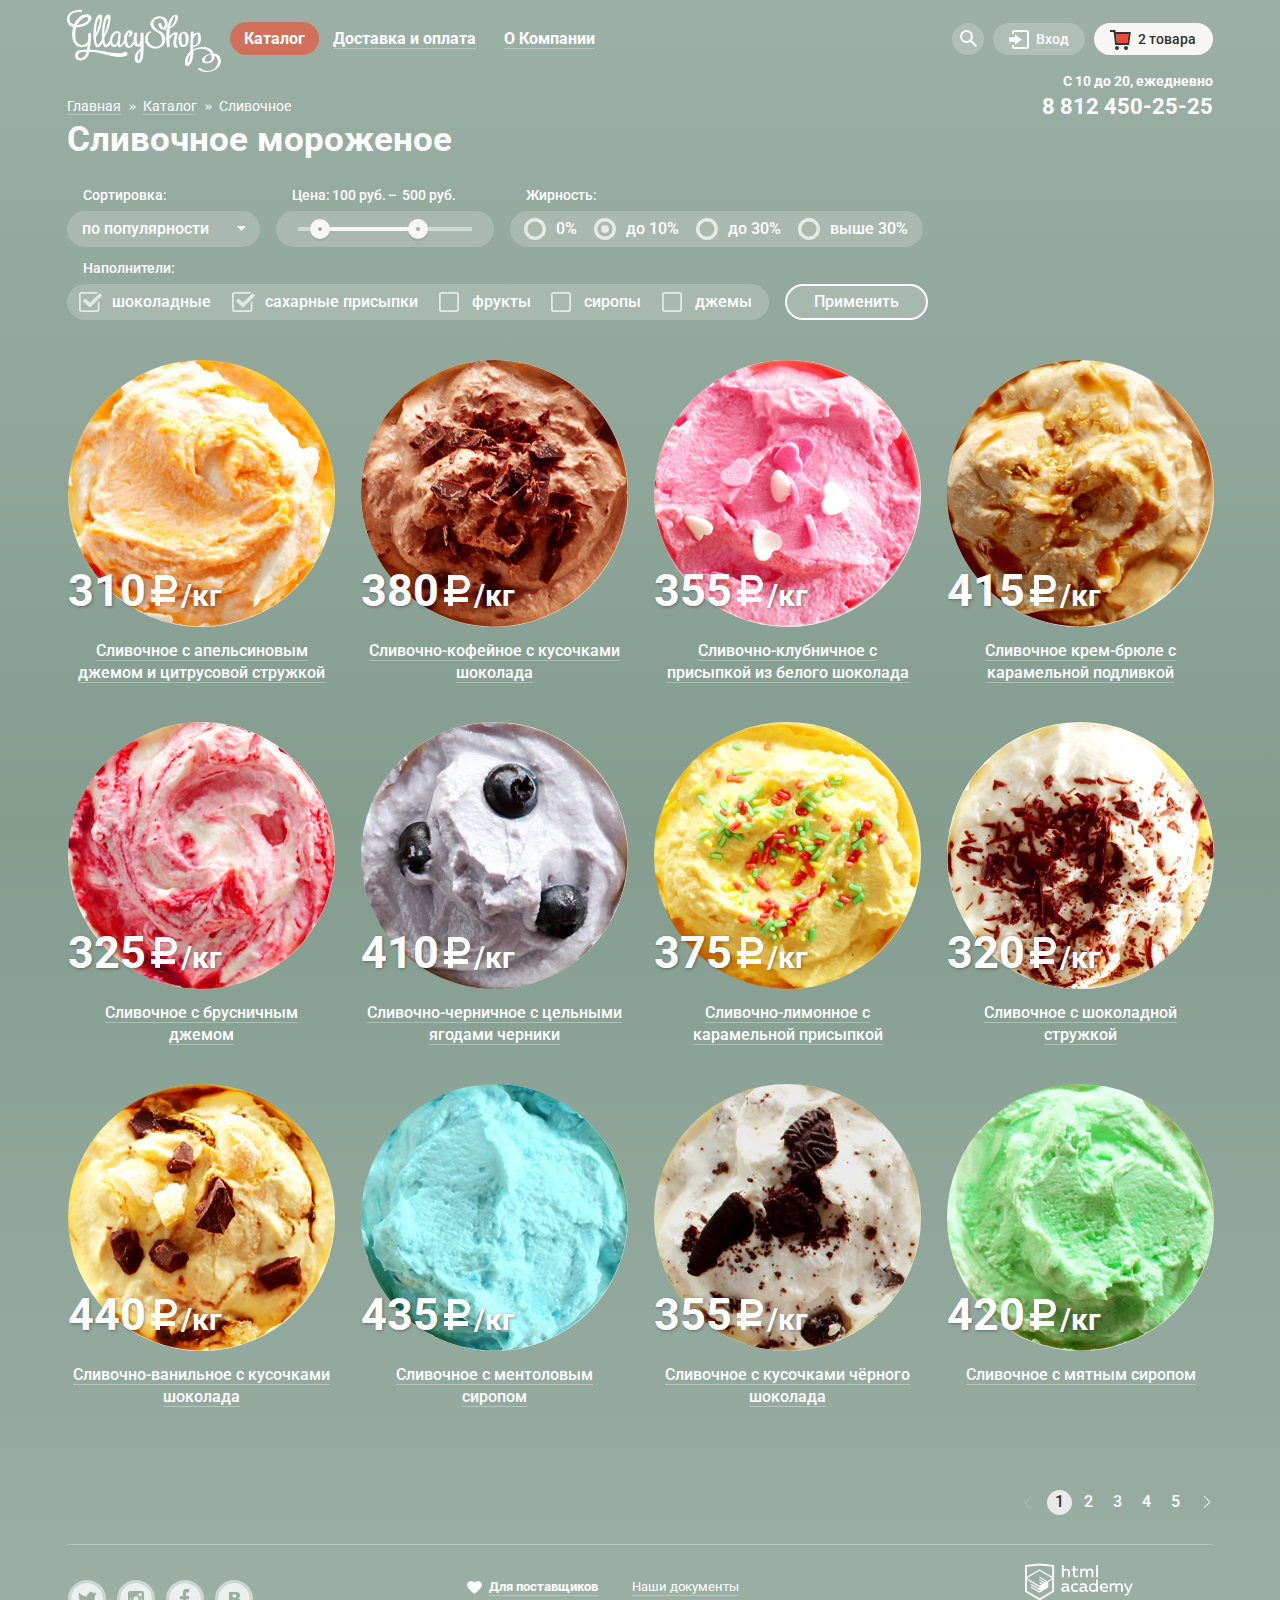
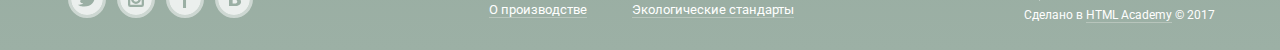
<file: catalog.html>
<!DOCTYPE html>
<html lang="ru">
	<head>
		<meta charset="utf-8">
		<title>Gllacy: Каталог</title>
		<link href="css/normalize.css" rel="stylesheet">
		<link href="css/style.min.css" rel="stylesheet">
		<link href="https://fonts.googleapis.com/css?family=Roboto:400,500,700&amp;subset=cyrillic" rel="stylesheet">
	</head>
	<body>
		<div class="page catalog-page" id="catalog-page">
			
			<div class="wrapper">
				<div class="center">
					<header class="header">
						<div class="header-logo">
							<a class="logo-link" href="index.html">
								<img src="img/header/logo.svg" width="154" height="64" alt="Вернуться на главную страницу">
							</a>
						</div>

						<ul class="header-nav">
							<li class="header-nav-item current-nav-link">
								<a class="current-link" href="#">Каталог</a>
								<ul class="header-dropdown">
									<li class="header-dropdown-item">
										<a href="#">Новинки</a>
									</li>
									<li class="header-dropdown-item current-link">
										<a href="catalog.html">Сливочное</a>
									</li>
									<li class="header-dropdown-item">
										<a href="#">Щербеты</a>
									</li>
									<li class="header-dropdown-item">
										<a href="#">Фруктовый лед</a>
									</li>
									<li class="header-dropdown-item">
										<a href="#">Мелорин</a>
									</li>
								</ul>
							</li>
							<li class="header-nav-item">
								<a href="#">Доставка и оплата</a>
							</li>
							<li class="header-nav-item">
								<a href="#">О Компании</a>
							</li>
						</ul>

						<div class="header-btn-contacts">
							<div class="wrapper-btn-contacts">
								<ul class="header-btn-block">
									<li class="header-btn-item">
										<a class="header-btn search" href="#">
											<span class="search-icon">
												<svg xmlns="http://www.w3.org/2000/svg" xmlns:xlink="http://www.w3.org/1999/xlink" width="17" height="17" viewBox="0 0 17 17"><path fill="currentColor" d="M16.958 15.527L11.75 10.32A6.455 6.455 0 0 0 13 6.5 6.5 6.5 0 1 0 6.5 13a6.465 6.465 0 0 0 3.839-1.263l5.205 5.204 1.414-1.414zM6.5 11C4.019 11 2 8.981 2 6.5S4.019 2 6.5 2 11 4.019 11 6.5 8.981 11 6.5 11z"/></svg>
											</span>
										</a>
										<form class="all-form header-search-form" action="https://echo.htmlacademy.ru" method="get">
											<div class="form-block">
												<input class="all-input search-field" name="search" id="search-field" required>
												<label for="search-field">Что ищем?</label>
											</div>
										</form>
									</li>
									<li class="header-btn-item">
										<a class="enter header-btn" href="#">
											<span class="enter-icon">
												<svg xmlns="http://www.w3.org/2000/svg" xmlns:xlink="http://www.w3.org/1999/xlink" width="21" height="19" viewBox="0 0 21 19"><g fill="currentColor"><path d="M6 14.875L12.917 9.5 6 4.125v2.917H-.042v4.917H6z"/><path d="M18 0H5C3.9 0 3 .9 3 2v2h2V2h13v15H5v-2H3v2c0 1.1.9 2 2 2h13c1.1 0 2-.9 2-2V2c0-1.1-.9-2-2-2z"/></g></svg>
											</span>
											Вход
										</a>
										<form class="header-enter-form all-form" action="https://echo.htmlacademy.ru" method="post">
											<div class="form-block">
												<input class="all-input" type="text" name="email" id="email-field" required>
												<label for="email-field">Электронная почта</label>
											</div>
											<div class="form-block">
												<input class="all-input" type="password" name="password" id="password" required>
												<label for="password">Пароль</label>
											</div>
											<div class="header-enter-bottom">
												<button class="all-btn enter-btn" type="submit" name="submit">Войти</button>
												<div class="header-enter-links">
													<a class="all-links" href="#">Забыли пароль?</a>
													<a class="all-links" href="#">Новая регистрация</a>
												</div>
											</div>
										</form>
									</li>
									<li class="header-btn-item">
										<a class="header-btn cart cart-full" href="#">
											<span class="cart-icon">
												<svg xmlns="http://www.w3.org/2000/svg" width="21" height="20" viewBox="0 0 21 20"><path fill="#E84D37" d="M5.888 4.031L6.922 13h10.45l1.176-8.969z"/><circle fill="#343434" cx="6.984" cy="18" r="2"/><circle fill="#343434" cx="15.984" cy="18" r="2"/><path fill="#343434" d="M5.657 2.031L5.422 0H0v2h3.64l1.5 13h13.988l1.699-12.969H5.657zM17.372 13H6.922L5.888 4.031h12.66L17.372 13z"/></svg>
											</span>
											<span class="number-of-goods">2</span>
											<span class="goods-word">товара</span>
										</a>
										<form class="all-form header-cart-form" action="https://echo.htmlacademy.ru" method="post">
											<table class="header-cart-list">
												<tr class="header-cart-item">
													<td class="cell-1">
														<a class="cross-small" href="#">
															<p class="visually-hidden">Удалить мороженое из корзины</p>
															<svg xmlns="http://www.w3.org/2000/svg" width="11" height="11" viewBox="0 0 11 11"><path fill="#231F20" d="M10.979.728l-.708-.707L5.5 4.792.729.021.021.728 4.793 5.5.021 10.271l.707.708L5.5 6.207l4.771 4.772.708-.708L6.207 5.5z"/></svg>
														</a>
														<img src="img/ice1-in-cart.jpg" width="33" height="33" alt="ice1">
													</td>
													<td class="col-2">Пломбир с апельсиновым джемом</td>
													<td class="col-3">1,5 кг х <span class="price-per-kg">200 руб.</span></td>
													<td class="col-4">300 руб.</td>
												</tr>

												<tr class="header-cart-item">
													<td class="cell-1">
														<a class="cross-small" href="#">
															<p class="visually-hidden">Удалить мороженое из корзины</p>
															<svg xmlns="http://www.w3.org/2000/svg" width="11" height="11" viewBox="0 0 11 11"><path fill="#231F20" d="M10.979.728l-.708-.707L5.5 4.792.729.021.021.728 4.793 5.5.021 10.271l.707.708L5.5 6.207l4.771 4.772.708-.708L6.207 5.5z"/></svg>
														</a>
														<img src="img/ice2-in-cart.jpg" width="33" height="33" alt="ice2">
													</td>
													<td class="col-2">Клубничный пломбир с присыпкой из белого шоколада</td>
													<td class="col-3">1,5 кг х <span class="price-per-kg">300 руб.</span></td>
													<td><span class="price-per-item">450 руб.</span></td>
												</tr>
											</table>
											<div class="cart-total">Итого: <span class="total-price">750 руб.</span></div>
											<button class="all-btn cart-btn" type="submit">Оформить заказ</button>
										</form>
									</li>
								</ul>

								<section class="header-time-phone">
									<h2 class="visually-hidden">Время работы и контактный телефон</h2>
									<p>С 10 до 20, ежедневно</p>
									<a class="all-links" href="tel:88124502525">8 812 450-25-25</a>
								</section>
							</div>
						</div>
					</header>
				</div>
			</div>

			<div class="wrapper">
				<div class="center">
					<ul class="breadcrumbs-nav">
						<li>
							<a class="all-links" href="index.html">Главная</a>
						</li>
						<li>
							<a class="all-links" href="#">Каталог</a>
						</li>
						<li>
							<a class="current-breadcrumb">Сливочное</a>
						</li>
					</ul>
				</div>
			</div>

			<div class="wrapper">
				<div class="center">
					<section class="catalog">
						<h1>Сливочное мороженое</h1>

						<form class="user-block" action="https://echo.htmlacademy.ru" method="get">
							<div class="sort user-block-item">
								<span class="user-block-span">Сортировка:</span>
								<select class="sort-select user-block-field" name="sort">
									<option value="popular-first">по популярности</option>
									<option value="chip-first">сначала недорогие</option>
									<option value="expensive-first">сначала дорогие</option>
									<option value="fat-first">по жирности</option>
								</select>
							</div>

							<div class="price user-block-item">
								<div class="user-block-span">Цена:
									<output class="win1">100 руб.</output>
									<span class="span-dash">&ndash;</span>
									<output class="win2">500 руб.</output>
								</div>
								<div class="user-block-field">
									<div class="range-slider">
										<div class="left-handle" tabindex="0"><span class="visually-hidden">Минимальная цена</span></div>
										<div class="range-active"></div>
										<div class="right-handle" tabindex="0"><span class="visually-hidden">Максимальная цена</span></div>
									</div>
								</div>
							</div>

							<div class="radio user-block-item">
								<span class="user-block-span">Жирность:</span>
								<div class="radio-controls user-block-field">
									<input type="radio" name="radio" value="0%" id="radio1">
									<label for="radio1" tabindex="0">0%</label>
									<input type="radio" name="radio" value="до 10%" id="radio2" checked>
									<label for="radio2" tabindex="0">до 10%</label>
									<input type="radio" name="radio" value="до 30%" id="radio3">
									<label for="radio3" tabindex="0">до 30%</label>
									<input type="radio" name="radio" value="выше 30%" id="radio4">
									<label for="radio4" tabindex="0">выше 30%</label>
								</div>
							</div>

							<div class="checkbox user-block-item">
								<span class="user-block-span">Наполнители:</span>
								<div class="checkbox-controls user-block-field">
									<input class="checkbox-toggle" type="checkbox" name="checkbox1" value="with chocolate" id="checkbox-toggle-1" checked>
									<label for="checkbox-toggle-1" tabindex="0">шоколадные</label>
									<input class="checkbox-toggle" type="checkbox" name="checkbox2" value="with sugar powder" id="checkbox-toggle-2" checked>
									<label for="checkbox-toggle-2" tabindex="0">сахарные присыпки</label>
									<input class="checkbox-toggle" type="checkbox" name="checkbox3" value="with friuts" id="checkbox-toggle-3">
									<label for="checkbox-toggle-3" tabindex="0">фрукты</label>
									<input class="checkbox-toggle" type="checkbox" name="checkbox4" value="with syrup" id="checkbox-toggle-4">
									<label for="checkbox-toggle-4" tabindex="0">сиропы</label>
									<input class="checkbox-toggle" type="checkbox" name="checkbox5" value="with jam" id="checkbox-toggle-5">
									<label for="checkbox-toggle-5" tabindex="0">джемы</label>
								</div>
							</div>

							<div class="user-block-item">
								<button class="user-submit-btn all-btn" type="submit" name="apply">Применить</button>
							</div>
						</form>

						<section class="catalog-ice">
							<h2 class="visually-hidden">Каталог мороженого</h2>
							<div class="catalog-item">
								<a class="catalog-item-title" href="#">
									<h3>Сливочное с апельсиновым джемом и цитрусовой стружкой</h3>
								</a>
								<img src="img/catalog/orange-ice.jpg" width="267" height="267" alt="товар из каталога">
								<div class="catalog-item-price">310<span class="catalog-item-weight">/кг</span></div>
								<a class="all-btn mask-btn" href="#">Быстрый просмотр</a>
							</div>

							<div class="catalog-item">
								<a class="catalog-item-title" href="#">
									<h3>Сливочно-кофейное с кусочками шоколада</h3>
								</a>
								<img src="img/catalog/choc-ice.jpg" width="267" height="267" alt="товар из каталога">
								<div class="catalog-item-price">380<span class="catalog-item-weight">/кг</span></div>
								<a class="all-btn mask-btn" href="#">Быстрый просмотр</a>
							</div>

							<div class="catalog-item">
								<a class="catalog-item-title" href="#">
									<h3>Сливочно-клубничное с присыпкой из белого шоколада</h3>
								</a>
								<img src="img/catalog/strawb-ice.jpg" width="267" height="267" alt="товар из каталога">
								<div class="catalog-item-price">355<span class="catalog-item-weight">/кг</span></div>
								<a class="all-btn mask-btn" href="#">Быстрый просмотр</a>
							</div>

							<div class="catalog-item">
								<a class="catalog-item-title" href="#">
									<h3>Сливочное крем-брюле c карамельной подливкой</h3>
								</a>
								<img src="img/catalog/caramel-ice.jpg" width="267" height="267" alt="товар из каталога">
								<div class="catalog-item-price">415<span class="catalog-item-weight">/кг</span></div>
								<a class="all-btn mask-btn" href="#">Быстрый просмотр</a>
							</div>

							<div class="catalog-item">
								<a class="all-links catalog-item-title" href="#">
									<h3>Сливочное с брусничным джемом</h3>
								</a>
								<img src="img/catalog/lingonberry-ice.jpg" width="267" height="267" alt="товар из каталога">
								<div class="catalog-item-price">325<span class="catalog-item-weight">/кг</span></div>
								<a class="all-btn mask-btn" href="#">Быстрый просмотр</a>
							</div>

							<div class="catalog-item">
								<a class="all-links catalog-item-title" href="#">
									<h3>Сливочно-черничное с цельными ягодами черники</h3>
								</a>
								<img src="img/catalog/blueberry-ice.jpg" width="267" height="267" alt="товар из каталога">
								<div class="catalog-item-price">410<span class="catalog-item-weight">/кг</span></div>
								<a class="all-btn mask-btn" href="#">Быстрый просмотр</a>
							</div>

							<div class="catalog-item">
								<a class="all-links catalog-item-title" href="#">
									<h3>Сливочно-лимонное с карамельной присыпкой</h3>
								</a>
								<img src="img/catalog/lemon-ice.jpg" width="267" height="267" alt="товар из каталога">
								<div class="catalog-item-price">375<span class="catalog-item-weight">/кг</span></div>
								<a class="all-btn mask-btn" href="#">Быстрый просмотр</a>
							</div>

							<div class="catalog-item">
								<a class="all-links catalog-item-title" href="#">
									<h3>Сливочное с шоколадной стружкой</h3>
								</a>
								<img src="img/catalog/choc-flakes-ice.jpg" width="267" height="267" alt="товар из каталога">
								<div class="catalog-item-price">320<span class="catalog-item-weight">/кг</span></div>
								<a class="all-btn mask-btn" href="#">Быстрый просмотр</a>
							</div>

							<div class="catalog-item">
								<a class="all-links catalog-item-title" href="#">
									<h3>Сливочно-ванильное с кусочками шоколада</h3>
								</a>
								<img src="img/catalog/vanilla-ice.jpg" width="267" height="267" alt="товар из каталога">
								<div class="catalog-item-price">440<span class="catalog-item-weight">/кг</span></div>
								<a class="all-btn mask-btn" href="#">Быстрый просмотр</a>
							</div>

							<div class="catalog-item">
								<a class="all-links catalog-item-title" href="#">
									<h3>Сливочное с ментоловым сиропом</h3>
								</a>
								<img src="img/catalog/menthol-ice.jpg" width="267" height="267" alt="товар из каталога">
								<div class="catalog-item-price">435<span class="catalog-item-weight">/кг</span></div>
								<a class="all-btn mask-btn" href="#">Быстрый просмотр</a>
							</div>

							<div class="catalog-item">
								<a class="all-links catalog-item-title" href="#">
									<h3>Сливочное с кусочками чёрного шоколада</h3>
								</a>
								<img src="img/catalog/black-choc-ice.jpg" width="267" height="267" alt="товар из каталога">
								<div class="catalog-item-price">355<span class="catalog-item-weight">/кг</span></div>
								<a class="all-btn mask-btn" href="#">Быстрый просмотр</a>
							</div>

							<div class="catalog-item">
								<a class="all-links catalog-item-title" href="#">
									<h3>Сливочное с мятным сиропом</h3>
								</a>
								<img src="img/catalog/mint-ice.jpg" width="267" height="267" alt="товар из каталога">
								<div class="catalog-item-price">420<span class="catalog-item-weight">/кг</span></div>
								<a class="all-btn mask-btn" href="#">Быстрый просмотр</a>
							</div>
						</section>

						<div class="paginator">
							<a class="prev-page disabled">
								<p class="visually-hidden">Вернуться на 1 страницу назад</p>
								<span class="arrow-left">
									<svg xmlns="http://www.w3.org/2000/svg" width="8" height="12" viewBox="0 0 8 12"><path fill="currentColor" d="M7.237 5.642L1.729.133a.506.506 0 1 0-.716.716L6.163 6l-5.151 5.15a.507.507 0 0 0 .716.717l5.509-5.509a.504.504 0 0 0 0-.716z"/></svg>
								</span>
							</a>
							<a class="paginator-current-page"><p class="visually-hidden">Первая страница</p>1</a>
							<a href="#"><p class="visually-hidden">Вторая страница</p>2</a>
							<a href="#"><p class="visually-hidden">Третья страница</p>3</a>
							<a href="#"><p class="visually-hidden">Третья страница</p>4</a>
							<a href="#"><p class="visually-hidden">Пятая страница</p>5</a>
							<a class="next-page" href="#">
								<p class="visually-hidden">Перейти на 1 страницу вперёд</p>
								<span class="arrow-right">
									<svg xmlns="http://www.w3.org/2000/svg" width="8" height="12" viewBox="0 0 8 12"><path fill="currentColor" d="M7.237 5.642L1.729.133a.506.506 0 1 0-.716.716L6.163 6l-5.151 5.15a.507.507 0 0 0 .716.717l5.509-5.509a.504.504 0 0 0 0-.716z"/></svg>
								</span>
							</a>
						</div>
					</section>
				</div>
			</div>

			<div class="wrapper">
				<div class="center">
					<footer class="footer footer-hr">
						<section class="footer-social">
							<h2 class="visually-hidden">Мы в соцсетях</h2>
							<a class="footer-btn tw" href="#">
								<p class="visually-hidden">Twitter</p>
								<svg xmlns="http://www.w3.org/2000/svg" width="32" height="32" viewBox="0 0 32 32"><path fill="currentColor" d="M16 0C7.164 0 0 7.164 0 16c0 8.837 7.164 16 16 16 8.837 0 16-7.163 16-16 0-8.836-7.163-16-16-16zm7.944 12.809c-.251 6.516-3.463 10.832-10.992 10.702h-.486c-.447 0-4.543-.443-5.344-1.823 2.479.19 4.247-.406 5.12-1.136-1.048-.289-2.923-.461-3.251-2.848.384.104.618.221 1.299.113-1.307-.824-2.758-1.519-2.679-3.643.311.317 1.164.518 1.46.457-.768-.233-2.149-3.244-.974-4.781 1.984 1.79 4.075 3.482 7.804 3.643.227-2.214 1.24-3.699 3.168-4.325 1.84-.479 3.255.26 3.901 1.138.737-.224 1.453-.466 2.193-.685-.004.833-.569 1.463-.935 1.709.747.165 1.423-.475 1.423-.475-.184.963-1.094 1.725-1.707 1.954z"/></svg>
							</a>
							<a class="footer-btn insta" href="#">
								<p class="visually-hidden">Instagram</p>
								<svg xmlns="http://www.w3.org/2000/svg" width="32" height="32" viewBox="0 0 32 32"><g fill="currentColor"><path d="M20.916 16a4.938 4.938 0 1 1-9.877 0c0-.394.051-.773.138-1.14h-.897v6.838h11.396V14.86h-.897c.086.367.137.746.137 1.14z"/><path d="M15.978 18.659c1.466 0 2.659-1.193 2.659-2.659s-1.193-2.659-2.659-2.659c-1.466 0-2.659 1.193-2.659 2.659s1.192 2.659 2.659 2.659zM18.637 10.302h3.039v3.039h-3.039z"/><path d="M16 0C7.164 0 0 7.164 0 16c0 8.837 7.164 16 16 16 8.837 0 16-7.163 16-16 0-8.836-7.163-16-16-16zm7.955 21.698a2.285 2.285 0 0 1-2.279 2.279H10.279A2.285 2.285 0 0 1 8 21.698V10.302a2.286 2.286 0 0 1 2.279-2.279h11.396a2.286 2.286 0 0 1 2.279 2.279v11.396z"/></g></svg>
							</a>
							<a class="footer-btn fb" href="#">
								<p class="visually-hidden">Facebook</p>
								<svg xmlns="http://www.w3.org/2000/svg" width="32" height="32" viewBox="0 0 32 32"><path fill="currentColor" d="M16 0C7.164 0 0 7.163 0 16s7.164 16 16 16c8.837 0 16-7.164 16-16S24.837 0 16 0zm4.062 9.455h-3.021v3.444h3.021v3.445h-3.021v8.61H14.02v-8.61H11v-3.445h3.021V9.455c0-1.902 1.353-3.445 3.021-3.445h3.021v3.445z"/></svg>
							</a>
							<a class="footer-btn vk" href="#">
								<p class="visually-hidden">VKontakte</p>
								<svg xmlns="http://www.w3.org/2000/svg" width="32" height="32" viewBox="0 0 32 32"><g fill="currentColor"><path d="M16.637 14.495c.402-.019.719-.082.951-.188.326-.145.54-.33.641-.559.101-.229.15-.496.15-.797 0-.232-.058-.465-.174-.697-.116-.232-.322-.405-.617-.517-.264-.1-.592-.155-.984-.165a76.242 76.242 0 0 0-1.652-.014h-.339v2.965h.565c.571 0 1.057-.009 1.459-.028zM18.118 17.084c-.282-.081-.672-.125-1.166-.132a127.97 127.97 0 0 0-1.55-.009h-.79v3.493h.264c1.014 0 1.74-.003 2.18-.009a3.2 3.2 0 0 0 1.212-.245c.377-.157.633-.364.774-.625s.214-.562.214-.9c0-.446-.088-.788-.261-1.03-.17-.241-.464-.423-.877-.543z"/><path d="M16 0C7.164 0 0 7.164 0 16c0 8.837 7.164 16 16 16 8.837 0 16-7.163 16-16 0-8.836-7.163-16-16-16zm6.602 20.531a3.73 3.73 0 0 1-1.124 1.327c-.552.415-1.161.71-1.823.886s-1.501.264-2.519.264h-6.121V8.987h5.443c1.13 0 1.957.038 2.48.113a5.126 5.126 0 0 1 1.561.5c.533.27.929.632 1.189 1.087.26.455.392.975.392 1.558 0 .678-.179 1.278-.536 1.795-.358.518-.863.92-1.517 1.208v.075c.917.182 1.642.559 2.179 1.13.537.571.807 1.325.807 2.261 0 .678-.138 1.283-.411 1.817z"/></g></svg>
							</a>
						</section>

						<ul class="footer-partners">
							<li>
								<a class="all-links" href="#"><b>Для поставщиков</b></a>
							</li>
							<li>
								<a class="all-links" href="#">Наши документы</a>
							</li>
							<li>
								<a class="all-links" href="#">О производстве</a>
							</li>
							<li>
								<a class="all-links" href="#">Экологические стандарты</a>
							</li>
						</ul>

						<section class="footer-copyrights">
							<h2 class="visually-hidden">Наши реквизиты</h2>
							<div class="footer-logo">
								<a class="logo-link" href="https://htmlacademy.ru/intensive/htmlcss" target="_blank">
									<img src="img/footer/logo-htmlacademy.svg" width="108" height="38" alt="Перейти на страницу базового интенсива HTML Academy">
								</a>
							</div>
							<p class="footer-copyrights-paragraph">Сделано в <a class="all-links" href="https://htmlacademy.ru/intensive/htmlcss">HTML Academy</a> &#169; 2017</p>
						</section>
					</footer>
				</div>
			</div>
		</div>
	</body>
</html>
</file>
<file: css/style.min.css>
body{font-size:14px;font-weight:700;line-height:1.14;font-family:"Roboto","Arial",sans-serif;color:#fff}.checkbox input[type=checkbox],.radio input[type=radio],.slider-radio{display:none}.page{min-height:1650px;background-repeat:no-repeat;background-position:center top}.wrapper{position:relative;width:1200px;margin:0 auto}.center{max-width:1172px;margin:0 auto}.page a{font-size:16px;font-weight:500;line-height:1.125;color:#fff;text-decoration:none}:focus{outline:0}.all-links:active,.all-links:focus,.all-links:hover{color:#ffbc9e;border-color:#ffbc9e}.all-btn{display:inline-block;padding:10px 22px;cursor:pointer;text-align:center;vertical-align:top;text-decoration:none;color:#fefefe;border:0;border-radius:30px;background-image:-webkit-linear-gradient(bottom,#e74a35 0%,#f26843 100%);background-image:-o-linear-gradient(bottom,#e74a35 0%,#f26843 100%);background-image:-webkit-gradient(linear,left bottom,left top,from(#e74a35),to(#f26843));background-image:linear-gradient(to top,#e74a35 0%,#f26843 100%);-webkit-box-shadow:0 2px 2px rgba(85,8,0,.6);box-shadow:0 2px 2px rgba(85,8,0,.6);font-size:18px;font-weight:700;line-height:1.33;outline:0}.all-btn:hover{background-image:-webkit-linear-gradient(bottom,#ec6e5d 0%,#f58669 100%);background-image:-o-linear-gradient(bottom,#ec6e5d 0%,#f58669 100%);background-image:-webkit-gradient(linear,left bottom,left top,from(#ec6e5d),to(#f58669));background-image:linear-gradient(to top,#ec6e5d 0%,#f58669 100%);-webkit-box-shadow:0 2px 2px #ac1000;box-shadow:0 2px 2px #ac1000}.all-btn:focus{outline:2px dashed #f0f;outline-offset:3px}.all-btn:active{color:#fceeec;background-image:-webkit-linear-gradient(bottom,#e1613e 0%,#d74531 100%);background-image:-o-linear-gradient(bottom,#e1613e 0%,#d74531 100%);background-image:-webkit-gradient(linear,left bottom,left top,from(#e1613e),to(#d74531));background-image:linear-gradient(to top,#e1613e 0%,#d74531 100%);-webkit-box-shadow:inset 0 2px 2px #942718;outline:0;box-shadow:inset 0 2px 2px #942718}.all-form{display:none;position:absolute;top:36px;z-index:3;-webkit-box-sizing:border-box;box-sizing:border-box;padding-bottom:19px;background-color:#f8f7f4;border-radius:5px;overflow:hidden;-webkit-box-shadow:0 20px 20px 0 rgba(0,0,0,.4);box-shadow:0 20px 20px 0 rgba(0,0,0,.4)}.all-input,.form-block{-webkit-box-sizing:inherit;box-sizing:inherit;position:relative}.form-block{display:-webkit-box;display:-ms-flexbox;display:flex;-webkit-box-orient:vertical;-webkit-box-direction:normal;-ms-flex-direction:column;flex-direction:column;min-width:241px;margin-top:1px;padding-top:19px;padding-left:15px;padding-right:15px}.form-block label{position:absolute;top:24px;padding-top:5px;padding-bottom:2px;padding-left:14px;font-size:14px;font-weight:400;line-height:1.71;color:#999}.all-input{padding:10px 13px 8px;font-family:"Roboto","Arial",sans-serif;font-weight:700;line-height:24px;background-color:#fff;border:1px solid rgba(178,178,178,.5);border-radius:5px}.all-input:hover{padding:9px 12px 7px;border:2px solid rgba(154,154,154,.5)}.all-input:focus{padding:10px 13px 8px;border:1px solid #2e88e4;outline:0}.all-input:focus+label,.all-input:required:valid+label{top:0;font-size:11px;line-height:1.18}.all-input:focus+label{color:#5b9ddf}.all-input:required:valid+label{color:#999}.visually-hidden{position:absolute;width:1px;height:1px;margin:-1px;border:0;padding:0;clip:rect(0 0 0 0);overflow:hidden}.header{display:-webkit-box;display:-ms-flexbox;display:flex;position:relative;min-height:74px}.header-logo{padding:9px 9px 10px 13px}.header .logo-link:focus{outline:2px dashed #f0f}.header-nav{display:-webkit-box;display:-ms-flexbox;display:flex;-ms-flex-wrap:wrap;flex-wrap:wrap;max-width:579px;list-style:none;margin:0;padding:0}.header-nav-item{position:relative;margin:15px 14px auto;padding:15px 0}.header-nav a{font-weight:700;border-bottom:1px solid rgba(247,246,243,.3)}.header-nav-item:hover{margin-left:0;margin-right:0;outline:0}.header-nav-item:hover>a{padding:5px 14px;color:#323232;border-radius:25px;background-color:#f7f6f3}.header-nav-item:hover .header-dropdown{display:block}.header-nav-item a:focus{outline:2px dashed #f0f}.header-nav-item:active>a{background-color:#f8f7f4;-webkit-box-shadow:inset 0 2px 1px 0 #696969;box-shadow:inset 0 2px 1px 0 #696969;outline:0}.current-link{background-color:#d07058}.current-link>a{color:#fff;cursor:default}.header-nav .current-nav-link{margin-left:0;margin-right:0}.current-nav-link>a{padding:7px 14px;border:0;border-radius:25px}.header-dropdown{display:none;position:absolute;top:45px;left:-6px;z-index:2;width:143px;min-height:171px;margin:0;padding:0;list-style:none;border-radius:5px;background-color:#f8f7f4;-webkit-box-shadow:0 20px 20px 0 rgba(0,0,0,.4);box-shadow:0 20px 20px 0 rgba(0,0,0,.4);overflow:hidden;-webkit-box-sizing:border-box;box-sizing:border-box}.header-dropdown-item{-webkit-box-sizing:inherit;box-sizing:inherit;padding:0 6px}.header-dropdown-item:hover{background-color:#fbded8;outline:0}.header-dropdown a:focus{outline:2px dashed #f0f}.header-dropdown-item:active{background-color:#f6b5a5}.header-dropdown-item a:active{outline:0}.header-dropdown a{display:block;padding:11px 11px 5px 15px;font-size:14px;line-height:1.14;font-weight:400;color:#323232;border:0}.header-dropdown-item:first-of-type a{padding-top:11px;padding-bottom:12px;font-weight:700;border-bottom:1px solid #d1d0ce}.header-btn-contacts{position:relative;margin-left:auto}.header-btn-block{display:-webkit-box;display:-ms-flexbox;display:flex;-ms-flex-wrap:wrap;flex-wrap:wrap;-webkit-box-pack:justify;-ms-flex-pack:justify;justify-content:space-between;position:relative;width:287px;margin-top:0;margin-right:0;margin-bottom:0;padding:23px 13px;-webkit-box-sizing:border-box;box-sizing:border-box;list-style:none}.header-btn-item{position:relative;margin-bottom:auto;padding-bottom:7px}.header-btn{-webkit-box-sizing:border-box;box-sizing:border-box;display:block;position:relative;background-color:rgba(255,255,255,.2);border-radius:20px;cursor:pointer}.header-btn-block .search{width:32px;height:32px}.header-btn .search-icon{position:absolute;top:7px;left:8px}.header-btn-item:hover .cart,.header-btn-item:hover .enter,.header-btn-item:hover .search{background-color:#f8f7f4;color:#323232}.header-btn:focus{outline:1px dashed #f0f}.header-btn-item:first-of-type:hover .header-search-form{display:-webkit-box;display:-ms-flexbox;display:flex}.header-search-form{-webkit-box-orient:vertical;-webkit-box-direction:normal;-ms-flex-direction:column;flex-direction:column;right:0;min-height:84px}.header-search-form .form-block{width:341px}.header-btn-block .enter{padding-right:16px;padding-left:43px;font-size:14px;font-weight:500;line-height:32px}.header-btn .enter-icon{position:absolute;top:5px;left:16px}.header-btn-item:nth-of-type(2):hover .header-enter-form{display:-webkit-box;display:-ms-flexbox;display:flex}.header-enter-form{-webkit-box-orient:vertical;-webkit-box-direction:normal;-ms-flex-direction:column;flex-direction:column;right:-3px;z-index:2}.header-enter-form .form-block{width:277px;padding-left:19px;padding-right:17px}.header-enter-bottom,.header-enter-links{display:-webkit-box;display:-ms-flexbox;display:flex}.header-enter-bottom{margin-top:16px;padding-left:19px;padding-right:17px}.header-enter-bottom .enter-btn{margin:auto 20px auto 0;padding:13px 24px 8px;border-radius:20px;font-family:"Roboto","Arial",sans-serif;text-shadow:none}.header-enter-links{-webkit-box-orient:vertical;-webkit-box-direction:normal;-ms-flex-direction:column;flex-direction:column;-webkit-box-pack:center;-ms-flex-pack:center;justify-content:space-between;padding-bottom:4px}.header-enter-links a{font-size:13px;font-weight:400;line-height:1.76;color:#323232;text-decoration:underline}.header-enter-links a:first-of-type{margin-top:4px}.header-btn-block .cart{padding-right:35px;padding-left:44px;font-size:14px;font-weight:500;line-height:32px}.header-btn-block .cart-full{background-color:#f8f7f4;color:#323232;padding-right:17px}.header-btn .cart-icon{position:absolute;top:6px;left:16px}.header-btn-item:last-of-type:hover .header-cart-form{display:-webkit-box;display:-ms-flexbox;display:flex}.header-cart-form{-webkit-box-orient:vertical;-webkit-box-direction:normal;-ms-flex-direction:column;flex-direction:column;right:0;width:540px;padding:10px 13px 22px;color:#323232}.header-cart-list{position:relative;margin-bottom:7px;padding-bottom:8px;border-collapse:collapse;cursor:default}.header-cart-list::after{content:"";display:table;position:absolute;bottom:-15px;width:100%;height:1px;background-color:#cacac7}.header-cart-item td{-webkit-box-sizing:border-box;box-sizing:border-box;margin:0;padding:10px 14px;font-size:13px;line-height:1.23;font-weight:400}.header-cart-item .cell-1{position:relative;padding-left:28px;padding-right:0;text-align:left}.header-cart-item .cross-small{display:block;position:absolute;top:50%;left:3px;-webkit-transform:translateY(-50%);-ms-transform:translateY(-50%);transform:translateY(-50%);width:19px;height:19px;padding:0;border:0;background-color:transparent}.header-cart-item .cross-small:focus{outline:1px dashed #f0f;outline-offset:3px}.header-cart-item .cross-small:active{outline:0}.header-cart-item img{display:block;border-radius:50%}.header-cart-list .col-2{width:245px}.header-cart-list .col-3{width:125px;text-align:center}.header-cart-list .col-4{width:78px;text-align:center}.header-cart-item .price-per-kg{color:#999}.header-cart-form .cart-total{width:130px;margin-top:22px;margin-left:auto;text-align:right;font-size:15px;line-height:1.2;font-weight:700;cursor:default}.header-cart-form .cart-btn{width:170px;margin-top:14px;margin-right:2px;margin-left:auto;padding:10px;font-family:"Roboto","Arial",sans-serif}.header .wrapper-btn-contacts{position:relative}.header-time-phone{position:absolute;width:100%;top:79.5%;z-index:1;margin-left:auto;padding-right:13px;text-align:right}.header-time-phone p{margin:6px 0}.header-time-phone a{font-size:22px;font-weight:700;line-height:1}.header-time-phone,.slider,.slider-controls{-webkit-box-sizing:border-box;box-sizing:border-box}.slider{min-height:551px;position:relative;padding:13px 0 3px}.slider .slide{display:none;-webkit-box-orient:vertical;-webkit-box-direction:normal;-ms-flex-direction:column;flex-direction:column;-webkit-box-pack:justify;-ms-flex-pack:justify;justify-content:space-between;-webkit-box-align:center;-ms-flex-align:center;align-items:center;width:690px;min-height:235px;margin:283px auto 0;padding:10px;text-align:center}.slider h1{width:680px;margin:0 0 30px;font-size:60px;line-height:1}.slider .slide,.slider .slide-btn,.slider-controls label{-webkit-box-sizing:inherit;box-sizing:inherit}.slider .slide-btn{margin-bottom:10px;padding:9px 20px 11px;font-size:32px;font-weight:700;line-height:1.375;text-shadow:0 2px 5px rgba(160,32,11,.76);width:279px;border-radius:40px}.slider-controls{display:-webkit-box;display:-ms-flexbox;display:flex;position:absolute;bottom:39px;width:107px;padding:14px}.slider-controls label{width:21px;height:21px;margin-right:8px;border:2px solid #fff;border-radius:50%;cursor:pointer}.checkbox-controls label:last-of-type,.paginator a:last-of-type,.radio-controls label:last-of-type,.slider-controls label:last-of-type{margin-right:0}#btn-1:checked~.page label[for=btn-1],#btn-2:checked~.page label[for=btn-2],#btn-3:checked~.page label[for=btn-3]{background-color:#fff}[id^=btn-]~.page label[for^=btn-]:hover{background-color:#b2c1b7}.paginator a:focus,.price .left-handle:focus,.price .right-handle:focus,[id^=btn-]~.page label[for^=btn-]:focus{outline:2px dashed #f0f;outline-offset:3px}[id^=btn-]~.page label[for^=btn-]:active{background-color:#fff;outline:0}#btn-1:checked~.page{background-color:#8ba596;background-image:url(../img/bg1.png)}#btn-2:checked~.page{background-color:#8996a6;background-image:url(../img/bg2.png)}#btn-3:checked~.page{background-color:#9d8b84;background-image:url(../img/bg3.png)}#btn-1:checked~.page #slide1,#btn-2:checked~.page #slide2,#btn-3:checked~.page #slide3{display:-webkit-box;display:-ms-flexbox;display:flex}.bonus{display:-webkit-box;display:-ms-flexbox;display:flex;-ms-flex-wrap:wrap;flex-wrap:wrap;-webkit-box-pack:justify;-ms-flex-pack:justify;justify-content:space-between;margin-bottom:44px;padding:10px 13px;font-size:18px}.bonus-item{width:560px}.bonus .item-choc,.bonus .item-rasp{display:-webkit-box;display:-ms-flexbox;display:flex;-webkit-box-orient:vertical;-webkit-box-direction:normal;-ms-flex-direction:column;flex-direction:column;padding:14px 21px 19px 18px;background-repeat:no-repeat;border-radius:15px}.bonus .item-rasp{background-color:#b22e56;background-image:url(../img/bonus/rasp.jpg);background-position:-50px -94px}.bonus .item-choc{background-color:#765043;background-image:url(../img/bonus/choc.jpg);background-position:-219px -104px}.bonus-item h3{margin:2px 0 17px;font-size:35px;line-height:1.17}.bonus-item p{margin:0 0 43px 1px;line-height:1.23}.bonus .bonus-btn{-ms-flex-item-align:end;align-self:flex-end;margin-bottom:5px;padding:11px 23px;font-size:18px;font-weight:700;line-height:1.33}.breadcrumbs-nav{display:-webkit-box;display:-ms-flexbox;display:flex;-ms-flex-wrap:wrap;flex-wrap:wrap;width:413px;max-width:600px;margin:0;padding:12px 13px 3px;list-style:none}.breadcrumbs-nav li{position:relative;padding-right:22px}.breadcrumbs-nav .current-breadcrumb{border:0}.breadcrumbs-nav li:not(:last-of-type)::after,.breadcrumbs-nav li:not(:last-of-type)::before{content:"";position:absolute;top:6px;right:11px;width:3px;height:3px;border:1px solid #fff;border-bottom:none;border-left:none;-webkit-transform:rotate(45deg);-ms-transform:rotate(45deg);transform:rotate(45deg)}.breadcrumbs-nav li:not(:last-of-type)::after{right:8px}.breadcrumbs-nav a{font-size:14px;font-weight:400;line-height:1.14;border-bottom:1px solid rgba(247,246,243,.3)}.catalog{display:-webkit-box;display:-ms-flexbox;display:flex;-webkit-box-orient:vertical;-webkit-box-direction:normal;-ms-flex-direction:column;flex-direction:column}.catalog-page{background-image:-webkit-gradient(linear,left top,left bottom,from(#9cb0a5),color-stop(#849d8f),to(#9cb0a5));background-image:-webkit-linear-gradient(#9cb0a5,#849d8f,#9cb0a5);background-image:-o-linear-gradient(#9cb0a5,#849d8f,#9cb0a5);background-image:linear-gradient(#9cb0a5,#849d8f,#9cb0a5)}.catalog>h1{margin-top:2px;margin-right:0;margin-bottom:20px;padding:0 13px;font-size:35px;line-height:1.17}.user-block,.user-block-item{display:-webkit-box;display:-ms-flexbox;display:flex}.user-block{-ms-flex-wrap:wrap;flex-wrap:wrap;-ms-flex-line-pack:justify;align-content:space-between;min-height:146px;margin-bottom:35px;font-weight:500;padding:0 13px}.user-block-item{-webkit-box-orient:vertical;-webkit-box-direction:normal;-ms-flex-direction:column;flex-direction:column;padding:7px 0;margin-right:16px}.user-block-span{position:relative;margin-left:16px;margin-bottom:7px}.user-block-field{padding:8px 16px 9px 15px;font-size:16px;line-height:1.2;color:inherit;background-color:rgba(248,247,244,.2);border:0;border-radius:25px}.user-block .sort{width:193px}.sort-select::-ms-expand{display:none}.sort-select{-webkit-appearance:none;font-family:"Roboto","Arial",sans-serif;font-weight:inherit;background-image:url(../img/arrow.svg);background-repeat:no-repeat;background-position:170px center;-moz-appearance:none;text-indent:0;-o-text-overflow:"";text-overflow:""}.sort-select option{font-size:14px;color:#323232}.sort-select:focus,.sort-select:hover{color:#323232;background-color:#fff;background-image:url(../img/arrow-black.png)}.price{width:218px}.price .win1,.price .win2{position:absolute;top:0;left:40px}.price .win2{left:110px}.price .span-dash{margin-left:55px}.price .user-block-field{position:relative;padding:16px 22px}.price .range-slider{border:2px solid rgba(248,247,244,.5)}.price .range-active{position:absolute;top:16px;left:40px;width:45%;border:2px solid #f8f7f4}.price .left-handle,.price .right-handle{position:absolute;z-index:1;top:8px;left:34px;width:4px;height:4px;background-color:#ababab;border:8px solid #f8f7f4;border-radius:50%;-webkit-box-shadow:0 2px 2px 0 rgba(0,0,0,.1);box-shadow:0 2px 2px 0 rgba(0,0,0,.1);cursor:pointer}.price .right-handle{left:132px}.price .left-handle:active,.price .right-handle:active{outline:0}.radio{min-width:413px;max-width:700px}.radio .radio-controls{-webkit-box-pack:justify;-ms-flex-pack:justify;justify-content:space-between}.checkbox .checkbox-controls,.radio .radio-controls{display:-webkit-box;display:-ms-flexbox;display:flex;-webkit-box-align:center;-ms-flex-align:center;align-items:center;-ms-flex-wrap:wrap;flex-wrap:wrap;padding:4px 15px 4px 14px}.checkbox-controls label,.radio-controls label{position:relative;margin:4px 5px 5px;padding-left:27px;cursor:pointer}.radio-controls label::before{content:"";position:absolute;top:-1px;left:-5px;width:22px;height:22px;background:url(../img/radio-off.svg) no-repeat;background-size:100%;opacity:.7}.checkbox-controls label::before{content:"";position:absolute;top:0;left:-6px;width:20px;height:20px;background:url(../img/checkbox-off.svg) no-repeat center;background-size:cover;opacity:.7}.checkbox-controls label:focus::before,.checkbox-controls label:hover::before,.radio-controls label:focus::before,.radio-controls label:hover::before{opacity:1}.radio-controls input[type=radio]:checked+label::before{background:url(../img/radio-on.svg) no-repeat;background-size:100%}.checkbox{min-width:702px;max-width:1000px}.checkbox .checkbox-controls{-webkit-box-pack:justify;-ms-flex-pack:justify;justify-content:space-between;padding-left:13px;padding-right:17px}.checkbox-controls input[type=checkbox]:checked+label::before{top:-2px;left:-6px;width:24px;height:24px;background:url(../img/checkbox-on.svg) no-repeat center;background-size:100%}.checkbox-controls input[type=checkbox]:disabled+label,.checkbox-controls input[type=checkbox]:disabled+label::before,.radio-controls input[type=radio]:disabled+label,.radio-controls input[type=radio]:disabled+label::before{opacity:.4;cursor:default}.user-block-item .user-submit-btn{width:143px;margin-top:auto;padding-top:7px;padding-bottom:7px;font-family:"Roboto","Arial",sans-serif;font-size:16px;font-weight:inherit;line-height:1.125;background-color:rgba(248,247,244,.2);background-image:none;border:2px solid #fff;-webkit-box-shadow:none;box-shadow:none}.user-submit-btn:hover{color:#323232;background-color:#fff}.user-submit-btn:active{padding-top:9px;padding-bottom:9px;background-color:#ededed;border:0;-webkit-box-shadow:inset 0 2px 1px 0 #696969;box-shadow:inset 0 2px 1px 0 #696969}.catalog-ice,.catalog-item{display:-webkit-box;display:-ms-flexbox;display:flex}.catalog-ice{-ms-flex-wrap:wrap;flex-wrap:wrap;-webkit-box-pack:justify;-ms-flex-pack:justify;margin:12px 12px -28px;padding-left:2px}.catalog-item{position:relative;-webkit-box-orient:vertical;-webkit-box-direction:normal;-ms-flex-direction:column;flex-direction:column;width:267px;margin-top:-14px;margin-right:26px}.catalog-item:nth-of-type(4n){margin-right:0}.catalog-item img{width:267px;height:267px;z-index:0;border-radius:50%}.catalog-item-title h3{display:inline;margin:0;border-bottom:1px solid rgba(255,255,255,.3);font-size:16px;font-weight:500;line-height:1.375}.catalog-item-title:active h3,.catalog-item-title:focus h3,.catalog-item-title:hover h3{color:#ffbc9e;border-bottom:1px solid rgba(255,188,158,.3)}.catalog-item-title{z-index:2;-webkit-box-ordinal-group:2;-ms-flex-order:1;order:1;margin-top:-41px;margin-bottom:-14px;padding:0 5px;text-align:center}.catalog-item-price{position:relative;z-index:2;bottom:63px;margin:0;text-shadow:1px 1px 3px rgba(49,50,53,.5);font-size:45px;font-weight:700;line-height:1.2}.catalog-item-weight{position:relative;margin-left:35px;font-size:30px;line-height:1.5}.catalog-item-weight::before{position:absolute;right:42px;bottom:4px;width:31px;height:36px;content:"";background:url(../img/catalog/ruble.svg) no-repeat}.catalog-item::after{position:absolute;z-index:1;top:-6px;left:-4.8%;width:110%;min-height:107.5%;content:"";opacity:0;border-radius:5px;background-color:rgba(248,247,244,.2);-webkit-box-shadow:0 20px 20px rgba(0,0,0,.4);box-shadow:0 20px 20px rgba(0,0,0,.4)}.catalog-item:hover::after{opacity:1}.catalog-item:hover img{z-index:2}.catalog-item .mask-btn{z-index:2;visibility:hidden;-webkit-box-ordinal-group:3;-ms-flex-order:2;order:2;-webkit-box-sizing:border-box;box-sizing:border-box;width:200px;margin:22px auto 0;padding:10px;opacity:0;font-size:18px;font-weight:700;line-height:1.33;color:#fefefe}.catalog-item:hover .mask-btn,.mask-btn:hover{visibility:visible;opacity:1}.hit::before{position:absolute;z-index:3;width:61px;height:61px;content:"";background:url(../img/catalog/hit.svg) no-repeat left top}.paginator{width:190px;margin-left:auto;margin-top:45px;margin-bottom:14px;padding:13px;font-size:0}.paginator a{display:inline-block;margin-right:4px;padding:3px 8px 4px;vertical-align:top;font-size:16px;font-weight:500;color:#fff;text-align:center;border-radius:25px}.paginator .paginator-current-page{color:#323232;background-color:#e9e9e9}.paginator a:not(.paginator-current-page):hover{background-color:#9db1a5}.paginator .next-page:not(.disabled):active,.paginator .prev-page:not(.disabled):active,.paginator a:not(.paginator-current-page):active{color:#323232;background-color:#e9e9e9;outline:0}.paginator .next-page,.paginator .prev-page{display:inline-block;width:10px;height:27px;padding:0;vertical-align:top;cursor:pointer}.paginator .prev-page{margin-right:14px;-webkit-transform:rotate(180deg);-ms-transform:rotate(180deg);transform:rotate(180deg);background-position:center}.paginator .next-page{margin-left:10px;margin-right:0;background-position:2px 6px}.paginator .next-page:hover,.paginator .prev-page:hover{color:#fff;background-color:#e9e9e9}.paginator .arrow-right{display:block;margin-top:4px}.paginator .arrow-left{display:block;margin-top:6px}.paginator .disabled{opacity:.2;cursor:default}.about-us{margin-top:4px;margin-bottom:20px;padding:10px 13px 11px;color:#323232;border:13px solid transparent;border-top-width:10px;border-bottom-width:10px;border-radius:28px;background-color:#ede1cd;background-image:url(../img/about-us/wafer.jpg);background-clip:padding-box}.about-us h2{margin:15px 0 8px 7px;font-size:24px;font-weight:500;line-height:1.25}.about-us-info,.news-subscribe{display:-webkit-box;display:-ms-flexbox;display:flex;-ms-flex-wrap:wrap;flex-wrap:wrap;-webkit-box-pack:justify;-ms-flex-pack:justify;justify-content:space-between}.about-us-info{min-height:202px;margin:0 7px;list-style:none;padding:0}.about-us-info li{position:relative;-webkit-box-sizing:border-box;box-sizing:border-box;max-width:540px;padding-top:13px;padding-left:57px;font-size:16px;line-height:1.375;font-weight:400}.about-us-info p{margin:0}.about-us-common::before{content:"";position:absolute;top:0;left:0;width:49px;height:49px;background-repeat:no-repeat}.about-us-ice::before{background-image:url(../img/about-us/ice-cream.svg)}.about-us-cow::before{background-image:url(../img/about-us/cow.svg)}.about-us-nature::before{background-image:url(../img/about-us/eco.svg)}.about-us-temp::before{background-image:url(../img/about-us/therm.svg)}.news-subscribe{margin-bottom:30px;padding:0 13px;font-size:16px;line-height:1.375;color:#323232}.news-subscribe-container{width:560px}.news{min-height:220px;margin:10px 0;padding:24px 250px 23px 20px;background-color:#fff;background-image:url(../img/news-subscribe/strawberries.jpg);background-position:17% 39.35%;border-radius:15px}.news h2{margin:0 0 4px;font-size:inherit;font-weight:500}.news a{font-size:24px;font-weight:700;line-height:1.25;color:inherit;text-decoration:underline}.news,.subscribe,.subscribe-inner{-webkit-box-sizing:border-box;box-sizing:border-box}.subscribe{margin:10px 0;background-image:-webkit-repeating-linear-gradient(315deg,#f8f7f4,#f8f7f4 7px,#94ceff 7px,#94ceff 14px,#f8f7f4 14px,#f8f7f4 21px,#fe9e90 21px,#fe9e90 28px);background-image:-o-repeating-linear-gradient(315deg,#f8f7f4,#f8f7f4 7px,#94ceff 7px,#94ceff 14px,#f8f7f4 14px,#f8f7f4 21px,#fe9e90 21px,#fe9e90 28px);background-image:repeating-linear-gradient(135deg,#f8f7f4,#f8f7f4 7px,#94ceff 7px,#94ceff 14px,#f8f7f4 14px,#f8f7f4 21px,#fe9e90 21px,#fe9e90 28px);padding:5px;border-radius:15px}.subscribe-inner{max-width:550px;min-height:210px;padding:30px 21px 29px;font-weight:400;color:#5a5a5a;background-color:#f8f7f4;border-radius:14px}.subscribe-inner p{margin:0 0 17px}.subscribe-inner .form-block{display:-webkit-box;display:-ms-flexbox;display:flex;-webkit-box-orient:horizontal;-webkit-box-direction:normal;-ms-flex-direction:row;flex-direction:row;-ms-flex-wrap:wrap;flex-wrap:wrap;margin:0;padding-top:8px;padding-right:0;padding-left:0}.subscribe-inner .email{width:368px;margin-top:10px;margin-right:11px;padding-top:9px;padding-bottom:9px}.subscribe-inner .email:hover{padding-top:8px;padding-bottom:8px}.subscribe-inner .email:focus{padding-top:9px;padding-bottom:9px}.subscribe-inner label{position:absolute;top:22px;left:0;width:150px;padding-top:5px;padding-bottom:2px;padding-left:14px;font-size:16px;font-weight:400;line-height:1.5;color:#999}.subscribe-inner .send-btn{-ms-flex-item-align:center;align-self:center;width:127px;margin-top:8px;padding:9px 25px 11px 18px;font-family:"Roboto","Arial",sans-serif;line-height:24px}.map-wrapper :focus{outline:2px dashed #f0f}.map-wrapper{position:relative;width:100%;background-color:#d9d0b7;background-image:url(../img/map/map.jpg);background-repeat:no-repeat;background-position:center}.map{position:relative;min-height:429px}.map::before{content:"";display:table;position:absolute;top:139px;left:341px;width:218px;height:142px;background:url(../img/map/pin-shadow.png)}.feedback{display:-webkit-box;display:-ms-flexbox;display:flex;-webkit-box-orient:vertical;-webkit-box-direction:normal;-ms-flex-direction:column;flex-direction:column;position:absolute;top:-367px;right:28px;-webkit-box-sizing:border-box;box-sizing:border-box;width:301px;min-height:305px;padding:29px 25px 28px;color:#323232;background-color:#fff;border-radius:15px}.feedback p{margin:0 0 19px;font-weight:400;line-height:1.43}.feedback a,.feedback span{display:block;margin-top:2px;font-size:18px;font-weight:700;line-height:1.33}.feedback a{margin-top:6px;margin-bottom:3px;line-height:1.22;color:inherit}.feedback a:focus{outline:0}.feedback .feedback-btn{padding-top:11px;padding-bottom:10px;text-align:center;color:#fefefe;font-size:18px;line-height:1.33}.feedback .feedback-btn:focus{outline:2px dashed #f0f;outline-offset:3px}.feedback .feedback-btn:active{outline:0}.modal-content{display:none;position:fixed;z-index:5;width:100%;height:100%;background-color:rgba(0,0,0,.5);-webkit-animation-name:shadow;animation-name:shadow;-webkit-animation-duration:2s;animation-duration:2s}@-webkit-keyframes shadow{0%{background-color:#000}to{background-color:rgba(0,0,0,.5)}}@keyframes shadow{0%{background-color:#000}to{background-color:rgba(0,0,0,.5)}}.modal-show{display:block}@-webkit-keyframes opacity{0%{opacity:0}to{opacity:1}}@keyframes opacity{0%{opacity:0}to{opacity:1}}@-webkit-keyframes appear{0%{top:16.5%;left:32.3%;-webkit-transform:scale(0) rotate(0deg);transform:scale(0) rotate(0deg)}to{top:16.5%;left:32.3%;-webkit-transform:scale(1) rotate(7200deg);transform:scale(1) rotate(7200deg)}}@keyframes appear{0%{top:16.5%;left:32.3%;-webkit-transform:scale(0) rotate(0deg);transform:scale(0) rotate(0deg)}to{top:16.5%;left:32.3%;-webkit-transform:scale(1) rotate(7200deg);transform:scale(1) rotate(7200deg)}}.modal-window{display:-webkit-box;display:-ms-flexbox;display:flex;-webkit-box-orient:vertical;-webkit-box-direction:normal;-ms-flex-direction:column;flex-direction:column;position:absolute;top:50%;left:50%;-webkit-box-sizing:content-box;box-sizing:content-box;min-height:415px;padding-bottom:27px;border-radius:10px;-webkit-box-shadow:none;box-shadow:none;-webkit-transform:translate(-50%,-50%);-ms-transform:translate(-50%,-50%);transform:translate(-50%,-50%);-webkit-animation-name:appear,opacity;animation-name:appear,opacity;-webkit-animation-duration:2s,2s;animation-duration:2s,2s;-webkit-animation-timing-function:ease-in-out,linear;animation-timing-function:ease-in-out,linear}.modal-window .form-block{padding-right:24px;padding-left:24px}.modal-window label{font-size:16px;font-weight:400;line-height:1.5}.modal-close{position:absolute;top:15px;right:15px;width:18px;height:17px;background-image:url(../img/cross-big.svg);cursor:pointer}.modal-close:focus{outline:2px dashed #f0f;outline-offset:3px}.modal-close:active{outline:0}.modal-window h2{margin-top:15px;margin-bottom:0;padding-left:23px;font-size:24px;font-weight:500;color:#323232}.modal-window input{-webkit-box-sizing:border-box;box-sizing:border-box;width:269px;padding-top:10px;padding-bottom:8px}.modal-window input:hover{padding-top:9px;padding-bottom:7px}.modal-window input:focus{padding-top:10px;padding-bottom:8px}.modal-textarea{width:401px;min-height:135px}.modal-window button{-ms-flex-item-align:end;align-self:flex-end;margin-top:auto;margin-right:24px;padding:10px 23px 11px;font-family:"Roboto","Arial",sans-serif}.footer{display:-webkit-box;display:-ms-flexbox;display:flex;min-height:103px;padding:0 8px}.footer-hr{position:relative}.footer-hr::before{content:"";display:block;position:absolute;top:0;left:50%;width:97.7%;height:1px;background-color:rgba(255,255,255,.3);-webkit-transform:translateX(-50%);-ms-transform:translateX(-50%);transform:translateX(-50%)}.footer-social{display:-webkit-box;display:-ms-flexbox;display:flex;-ms-flex-wrap:wrap;flex-wrap:wrap;-webkit-box-pack:center;-ms-flex-pack:center;justify-content:center;-webkit-box-sizing:border-box;box-sizing:border-box;width:195px;padding:34px 0 10px}.footer .footer-btn{-webkit-box-sizing:inherit;box-sizing:inherit;width:38px;height:38px;margin:2px 9px 2px 2px;background-repeat:no-repeat;color:rgba(255,255,255,.8);border:3px solid rgba(255,255,255,.5);border-radius:50%}.footer-btn:last-child{margin-right:0}.footer-btn:hover{border-color:rgba(255,255,255,.7);color:#fff}.footer .logo-link:focus,.footer-btn:focus{outline:2px dashed #f0f;outline-offset:3px}.footer-btn:active{color:#e9e9e9;border-color:rgba(255,255,255,.7);outline:0}.footer-partners{-webkit-box-sizing:border-box;box-sizing:border-box;width:357px;margin-left:200px;padding:29px 10px 10px;list-style:none;font-size:0}.footer-partners li{display:inline-block;position:relative;width:115px;padding-left:22px;padding-right:6px;vertical-align:top;font-size:15px}.footer-partners li:nth-child(even){min-width:165px}.footer-partners li:first-of-type::before{content:"";width:15px;height:13px;position:absolute;top:8px;left:0;background:url(../img/footer/heart.svg) no-repeat}.footer-copyrights-paragraph a,.footer-partners a{font-weight:400;border-bottom:1px solid rgba(247,246,243,.3)}.footer-partners a{display:inline-block;padding-top:7px;vertical-align:top;font-size:13px}.footer-copyrights{margin-left:auto;font-weight:400}.footer-logo{margin:19px 85px 1px 5px}.footer-copyrights-paragraph{margin:0 0 5px 4px;font-size:12px;line-height:1.5;color:#fefefe}.footer-copyrights-paragraph a{font-size:inherit;line-height:inherit;color:inherit}
</file>
